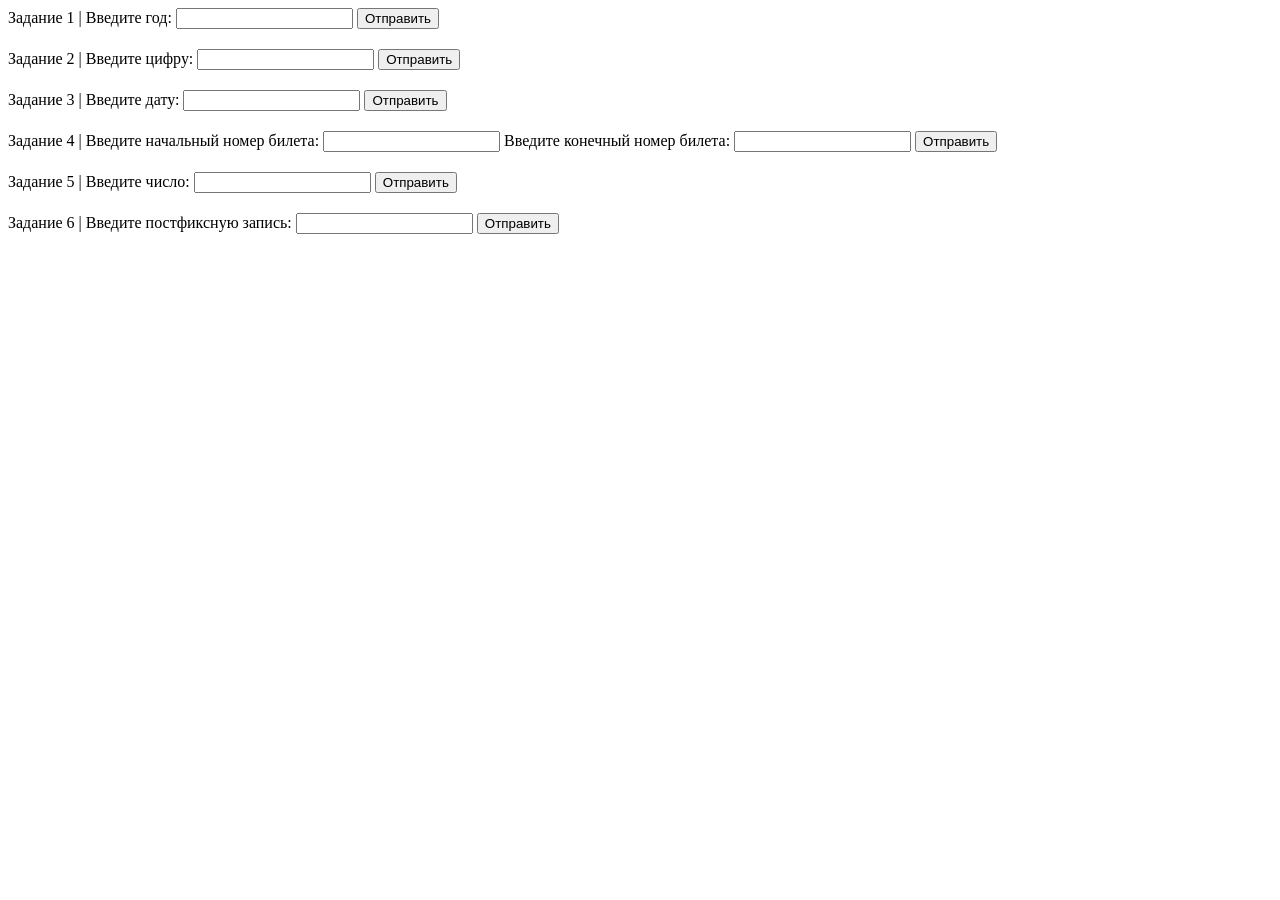
<file: lw4/index.html>
<!DOCTYPE html>
<html lang="ru">
    <head>
        <meta charset="UTF-8">
        <title>forms</title>
        <link href="index.css" rel="stylesheet">
    </head>
    <body>
        <div class="forms">
            <form name="Задание 1" action="1.php" method="post">
                <span>Задание 1 |</span>
                <label>Введите год: <input type="number" name="year"></label>
                <button type="submit">Отправить</button>
            </form>
            <form name="Задание 2" action="2.php" method="post">
                <span>Задание 2 |</span>
                <label>Введите цифру: <input type="number" name="digit"></label>
                <button type="submit">Отправить</button>
            </form>
            <form name="Задание 3" action="3.php" method="post">
                <span>Задание 3 |</span>
                <label>Введите дату: <input type="text" name="date"></label>
                <button type="submit">Отправить</button>
            </form>
            <form name="Задание 4" action="4.php" method="post">
                <span>Задание 4 |</span>
                <label>Введите начальный номер билета: <input type="text" name="startingNumber"></label>
                <label>Введите конечный номер билета: <input type="text" name="finalNumber"></label>
                <button type="submit">Отправить</button>
            </form>
            <form name="Задание 5" action="5.php" method="post">
                <span>Задание 5 |</span>
                <label>Введите число: <input type="number" name="number"></label>
                <button type="submit">Отправить</button>
            </form>
            <form name="Задание 6" action="6.php" method="post">
                <span>Задание 6 |</span>
                <label>Введите постфиксную запись: <input type="text" name="postfixNotation"></label>
                <button type="submit">Отправить</button>
            </form>
        </div>
    </body>
</html>
</file>
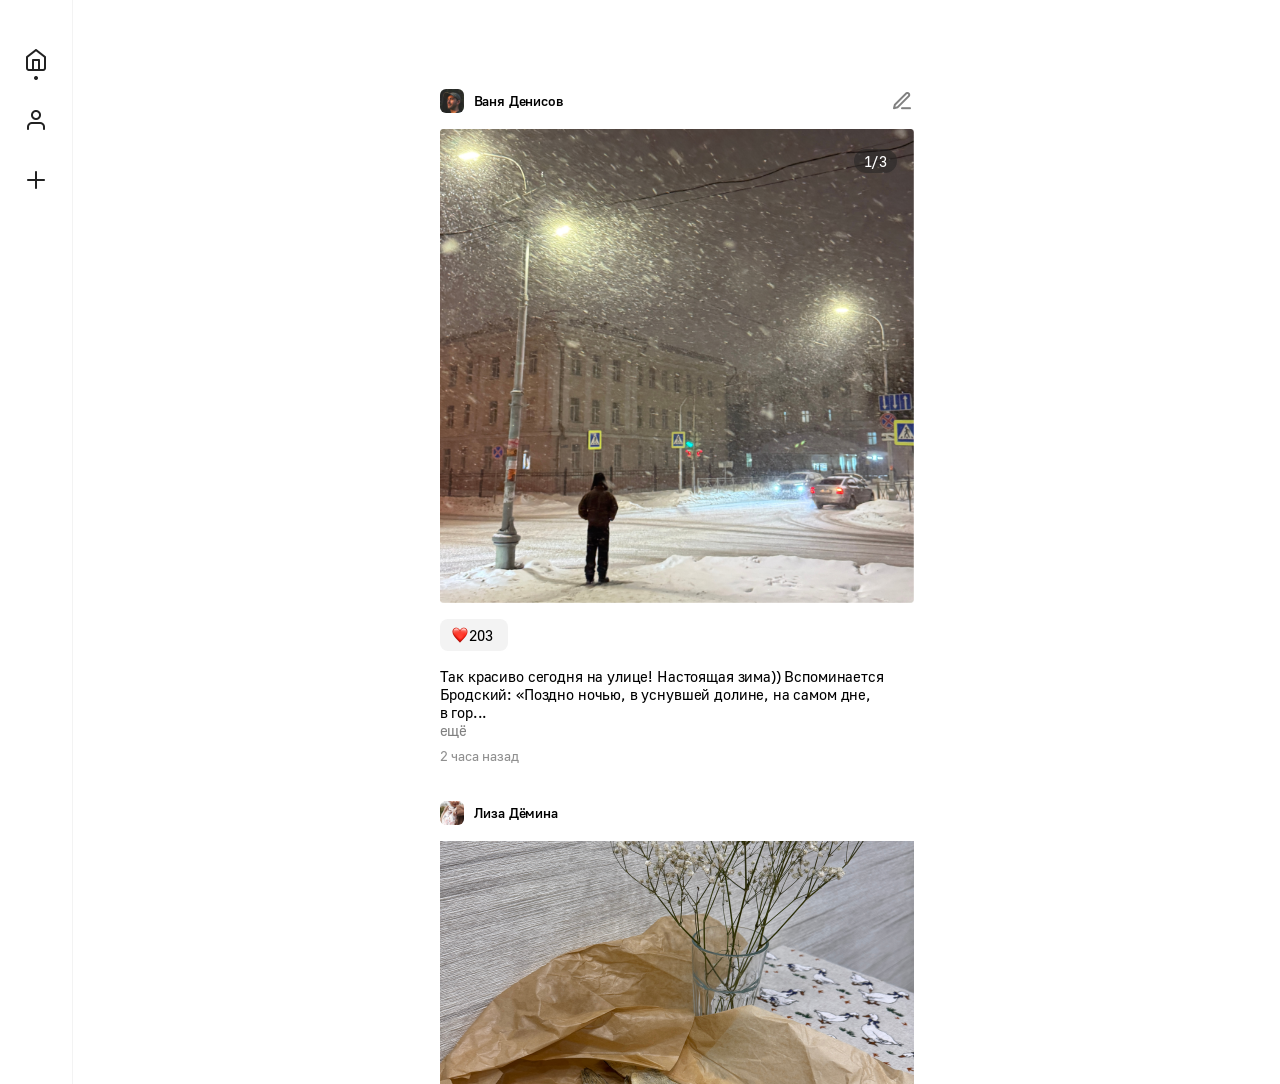
<file: lw2/home/index.html>
<!DOCTYPE html>
<html lang="ru">
    <head>
        <meta charset="UTF-8">
        <title>home</title>
        <link href="../static/css/home.css" rel="stylesheet">
    </head>
    <body>
        <div class="home">
            <div class="sidebar">
                <a class="sidebar__item" href="#">
                    <img class="sidebar__icon sidebar__item_active" 
                        src="../static/images/icon_home_active.png" alt="Домой">
                </a>
                <a class="sidebar__item" href="../profile/index.html">
                    <img class="sidebar__icon" src="../static/images/icon_profile.png" alt="Профиль">
                </a>
                <a class="sidebar__item" href="#">
                    <img class="sidebar__icon" src="../static/images/icon_add.png" alt="Добавить">
                </a>
            </div>
            <main class="content">
                <div class="post">
                    <div class="post__header">
                        <img class="post__avatar" src="../static/images/avatar_ivan.png" 
                            alt="аватар Ивана">
                        <span class="post__author">Ваня Денисов</span>
                        <img class="post__edit" src="../static/images/icon_edit.png" 
                            alt="Редактировать">
                    </div>
                    <div class="post__media">
                        <img class="post__image" src="../static/images/winter_crossroads.png" 
                            alt="Человек стоит на перекрестке в метель">
                        <span class="post__image-count">1/3</span>
                    </div>
                    <button class="post__likes">
                        <img class="post__like-icon" src="../static/images/heart.png" alt="Сердечко">
                        203
                    </button>
                    <p class="post__text">Так красиво сегодня на улице! Настоящая зима)) 
                        Вспоминается Бродский: «Поздно ночью, в уснувшей долине, на самом дне, 
                        в гор...
                    </p>
                    <span class="post__more">ещё</span>
                    <span class="post__time">2 часа назад</span>
                </div>
                <div class="post">
                    <div class="post__header">
                        <img class="post__avatar" src="../static/images/avatar_liza.png" 
                            alt="аватар Лизы">
                        <span class="post__author">Лиза Дёмина</span>
                    </div>
                    <img class="post__image" src="../static/images/vase_of_flowers.png" 
                        alt="Ваза с цветами">
                </div>
            </main>
        </div>
    </body>
</html>
</file>
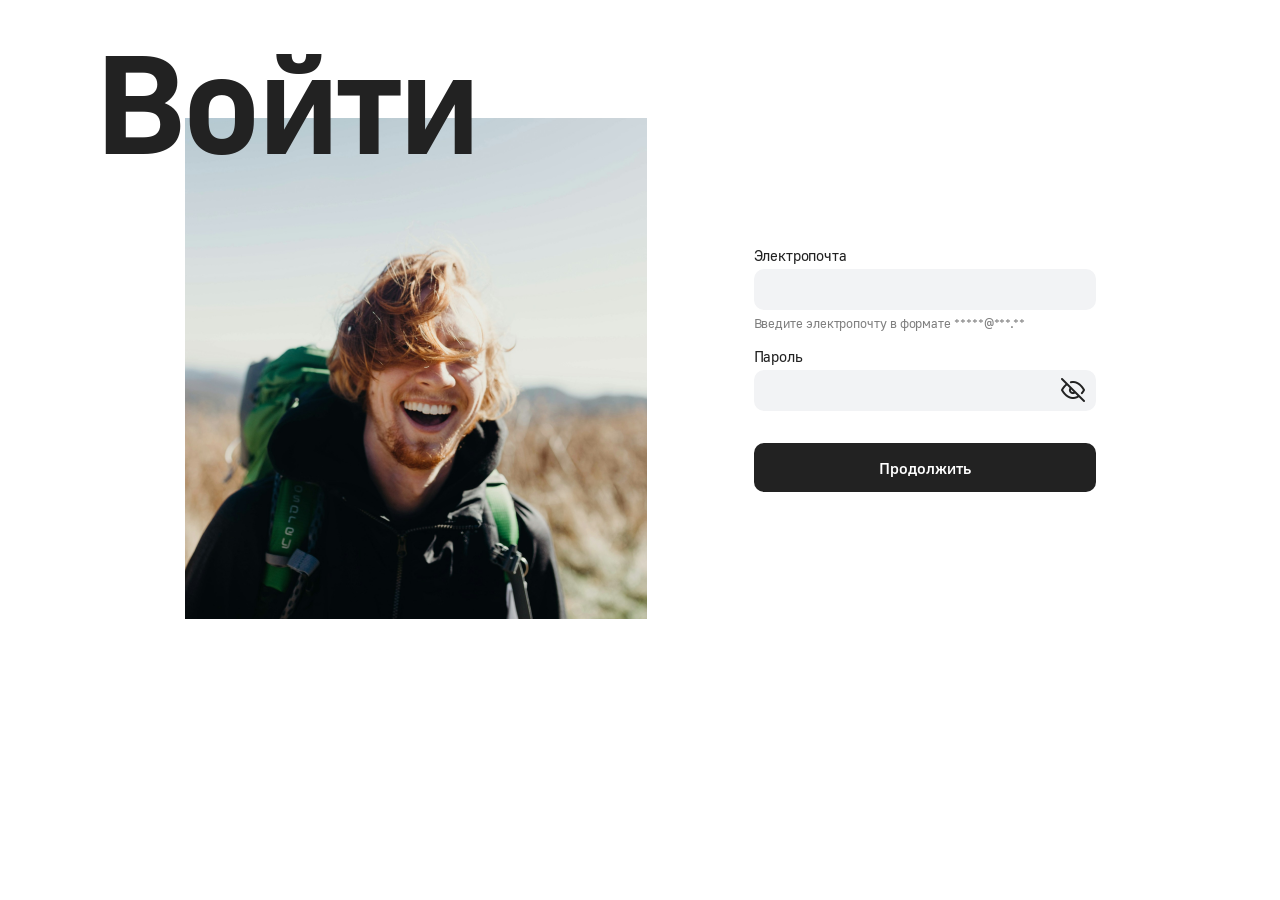
<file: lw2/login/index.html>
<!DOCTYPE html>
<html lang="ru">
    <head>
        <meta charset="UTF-8">
        <title>login</title>
        <link href="../static/css/login.css" rel="stylesheet">
    </head>
    <body>
        <main class="login">
            <div class="login__intro">
                <img class="login__image" src="../static/images/happy_man.png" alt="Мужчина улыбается">
                <h1 class="login__title">Войти</h1>
            </div>
            <form class="login__form">
                <span class="login__label">Электропочта</span>
                <input class="login__input" type="email">
                <span class="login__hint">Введите электропочту в формате *****@***.**</span>
                <span class="login__label">Пароль</span>
                <input class="login__input" type="password">
                <img class="login__password-toggle" src="../static/images/eye_off.png" alt="Пароль скрыт">
                <a class="login__button" href="#">Продолжить</a>
            </form>  
        </main>
    </body>
</html>
</file>
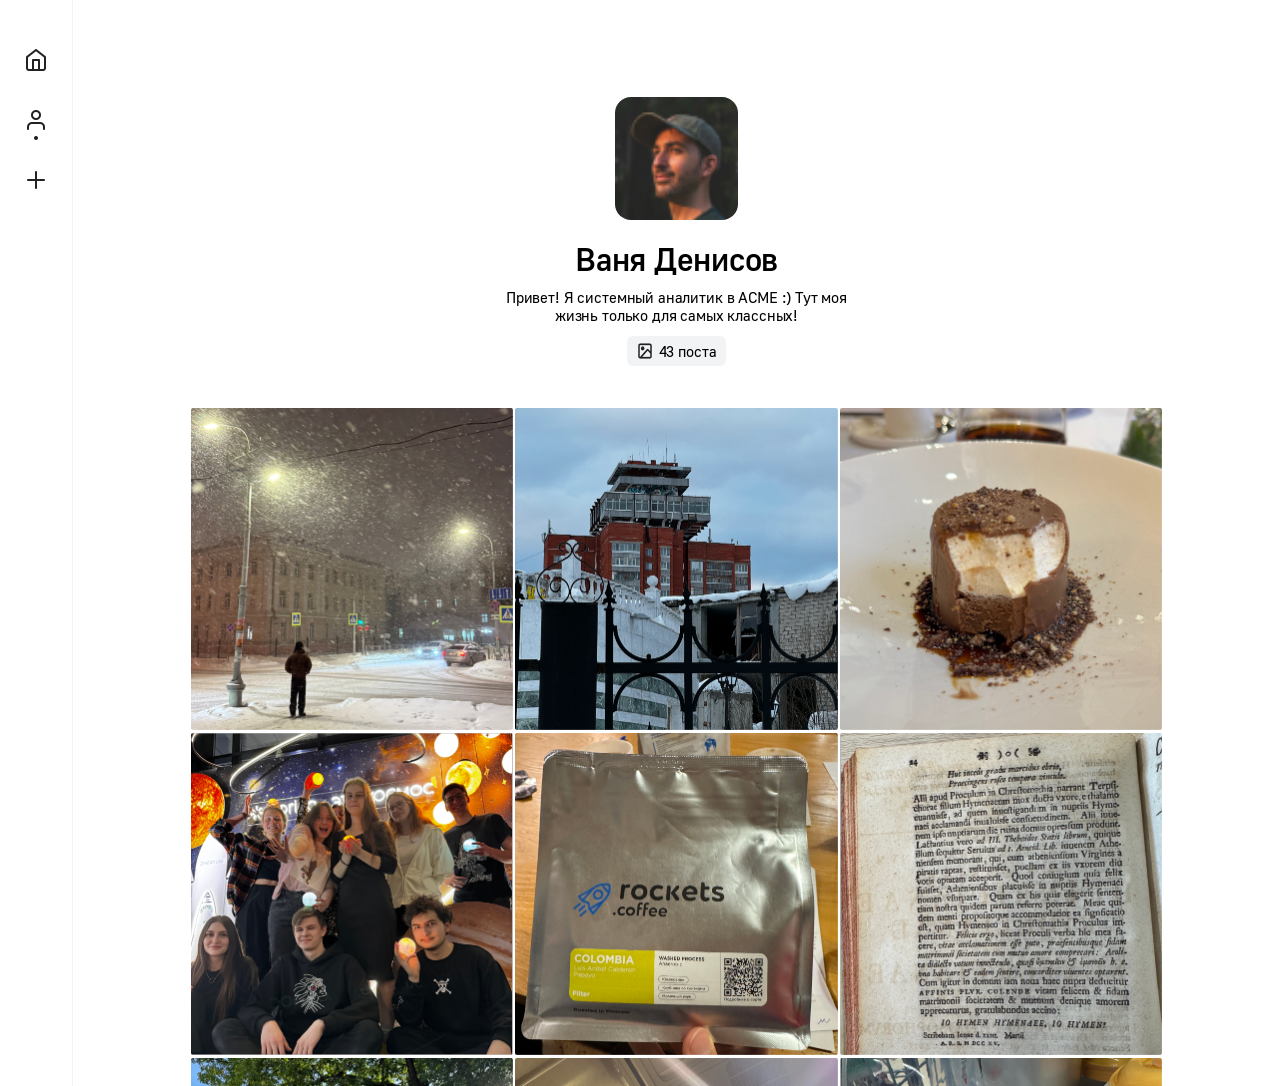
<file: lw2/profile/index.html>
<!DOCTYPE html>
<html lang="ru">
    <head>
        <meta charset="UTF-8">
        <title>profile</title>
        <link href="../static/css/profile.css" rel="stylesheet">
    </head>
    <body>
        <div class="profile">
            <div class="sidebar">
                <a class="sidebar__item" href="../home/index.html">
                    <img class="sidebar__icon" src="../static/images/icon_home.png" alt="Домой">
                </a>
                <a class="sidebar__item" href="#">
                    <img class="sidebar__icon sidebar__item_active" 
                        src="../static/images/icon_profile_active.png" alt="Профиль">
                </a>
                <a class="sidebar__item" href="#">
                    <img class="sidebar__icon" src="../static/images/icon_add.png" alt="Добавить">
                </a>
            </div>
            <main class="profile__content">
                <div class="profile__info">
                    <img class="profile__avatar" src="../static/images/avatar_ivan.png" 
                        alt="аватар Ивана">
                    <h1 class="profile__author">Ваня Денисов</h1>
                    <p class="profile__description">Привет! Я системный аналитик в ACME :) 
                        Тут моя жизнь только для самых классных!
                    </p>
                    <div class="profile__posts-count">
                        <img class="profile__posts-icon" src="../static/images/icon_gallery.png" 
                            alt="Галерея">
                        <span class="profile__posts-value">43 поста</span>
                    </div>
                </div>
                <div class="profile__posts">
                    <img class="profile__image" src="../static/images/winter_crossroads.png"  
                        alt="Человек стоит на перекрестке в метель">
                    <img class="profile__image" src="../static/images/buildings.png"  
                        alt="Забор, здания и голубое небо">
                    <img class="profile__image" src="../static/images/dessert.png"  
                        alt="Шоколадный десерт с белой начинкой">
                    <img class="profile__image" src="../static/images/group_photo.png"  
                        alt="Компания друзей на фоне планет">
                    <img class="profile__image" src="../static/images/tea_packaging.png"  
                        alt="Запечатанный пакет с чаем">
                    <img class="profile__image" src="../static/images/book_page.png"  
                        alt="Страница из книги">
                    <img class="profile__image" src="../static/images/tree_foliage.png"  
                        alt="Листва дерева">
                    <img class="profile__image" src="../static/images/train_compartment.png"  
                        alt="Купе поезда">
                    <img class="profile__image" src="../static/images/pans.png"  
                        alt="Кастрюли">
                </div>
            </main>
        </div>
    </body>
</html>
</file>
<file: lw4/index.css>
.forms{
    display: flex;
    flex-direction: column;
    gap: 20px;
}
</file>
<file: lw2/static/css/home.css>
@font-face {
    font-family: "Golos UI";
    src: url("../fonts/golos-ui_medium.woff2") format("woff2"),
         url("../fonts/golos-ui_medium.woff") format("woff");
    font-weight: 500;
}

@font-face {
    font-family: "Golos UI";
    src: url("../fonts/golos-ui_regular.woff2") format("woff2"),
         url("../fonts/golos-ui_regular.woff") format("woff");
    font-weight: 400;
}

*
{
    margin: 0;
    padding: 0;
}

.home{
    display: flex;
    flex-direction: row;
}

.sidebar{
    display: flex;
    flex-direction: column;
    border-right: 1px solid rgba(34, 34, 34, 0.05);
    gap: 16px;
    padding-top: 40px;
}

.sidebar__item{
    text-decoration: none;
}

.sidebar__icon{
    width: 40px;
    padding: 0 16px 0;
}

.content{
    display: flex;
    margin: 73px auto 0;
    flex-direction: column;
    justify-content: center;
}

.post{
    display: flex;
    flex-direction: column;
    max-width: 474px;
}

.post__header{
    display: flex;
    align-items: center;
    margin: 16px 0;
    gap: 10px;
}

.post__avatar{
    width: 24px;
    border-radius: 6px;
}

.post__author{
    font: 500 14px/18px "Golos UI", sans-serif;
    letter-spacing: -0.15px;
}

.post__edit{
    width: 24px;
    margin-left: auto;
}

.post__media{
    display: flex;
    flex-direction: column;
}

.post__image-count{
    font: 400 15px/18px "Golos UI", sans-serif;
    color: #FFFFFF;
    letter-spacing: -0.15px;
    background-color: rgba(34, 34, 34, 0.5);
    padding: 3px 10px;
    border-radius: 20px;
    width: fit-content;
    margin-left: 414px;
    /* margin-top: -454px; */
    transform: translateY(-454px);
}

.post__image{
    width: 100%;
}

.post__likes{
    display: flex;
    align-items: center;
    font: 400 15px/18px "Golos UI", sans-serif;
    border: none;
    background-color: rgba(34, 34, 34, 0.05);
    gap: 1px;
    padding: 7px 12px;
    border-radius: 8px;
    margin: -8px 0 16px;
    max-width: 68px;
}

.post__like-icon{
    width: 16px;
}

.post__text{
    font: 400 15px/18px "Golos UI", sans-serif;
    letter-spacing: -0.15px;
}

.post__more{
    font: 400 15px/18px "Golos UI", sans-serif;
    letter-spacing: -0.15px;
    color: #808080;
}

.post__time{
    padding: 8px 0 20px;
    font: 400 14px/18px "Golos UI", sans-serif;
    letter-spacing: -0.15px;
    color: rgba(34, 34, 34, 0.5);
}
</file>
<file: lw2/static/css/login.css>
@font-face {
    font-family: "Golos UI";
    src: url("../fonts/golos-ui_bold.woff2") format("woff2"),
         url("../fonts/golos-ui_bold.woff") format("woff");
    font-weight: 700;
}

@font-face {
    font-family: "Golos UI";
    src: url("../fonts/golos-ui_medium.woff2") format("woff2"),
         url("../fonts/golos-ui_medium.woff") format("woff");
    font-weight: 500;
}

@font-face {
    font-family: "Golos UI";
    src: url("../fonts/golos-ui_regular.woff2") format("woff2"),
         url("../fonts/golos-ui_regular.woff") format("woff");
    font-weight: 400;
}

*
{
    margin: 0;
    padding: 0;
}

.login{
    display: flex;
    flex-direction: row;
    gap: 107px;
    justify-content: center;
}

.login__intro{
    margin-top: 118px;
}

.login__image{
    width: 462px;
    height: 501px;
}

.login__title{
    font: 700 140px/180px "Golos UI", sans-serif;
    letter-spacing: -1.5px;
    color: #222222;
    max-width: 385px;
    margin: -612px 0 0 -90px;
}

.login__form{
    display: flex;
    flex-direction: column;
    margin-top: 246px;
}

.login__label{
    font: 400 15px/18px "Golos UI", sans-serif;
    letter-spacing: -0.15px;
    color: #222222;
    margin-bottom: 5px;
}

.login__input{
    padding: 13px 12px;
    border-radius: 10px;
    background-color: #F2F3F5;
    border: none;
}

.login__hint{
    font: 400 13px/16px "Golos UI", sans-serif;
    letter-spacing: -0.08px;
    color: #808080;
    margin-top: 5px;
    margin-bottom: 16px;
}

.login__password-toggle{
    width: 24px;
    margin: -33px 0 0 307px;
}

.login__button{
    font: 500 16px "Golos UI", sans-serif;
    color: #FFFFFF;
    text-decoration: none;
    background-color: #222222;
    padding: 14.5px 125px;
    border-radius: 10px;
    margin-top: 41px;
}
</file>
<file: lw2/static/css/profile.css>
@font-face {
    font-family: "Golos UI";
    src: url("../fonts/golos-ui_medium.woff2") format("woff2"),
         url("../fonts/golos-ui_medium.woff") format("woff");
    font-weight: 500;
}

@font-face {
    font-family: "Golos UI";
    src: url("../fonts/golos-ui_regular.woff2") format("woff2"),
         url("../fonts/golos-ui_regular.woff") format("woff");
    font-weight: 400;
}

*
{
    margin: 0;
    padding: 0;
}

.profile{
    display: flex;
    flex-direction: row;
}

.sidebar{
    display: flex;
    flex-direction: column;
    border-right: 1px solid rgba(34, 34, 34, 0.05);
    gap: 16px;
    padding-top: 40px;
}

.sidebar__item{
    text-decoration: none;
}

.sidebar__icon{
    width: 40px;
    padding: 0 16px 0;
}

.profile__content{
    display: flex;
    flex-direction: column;
    margin: 73px auto 0;
}

.profile__info{
    display: flex;
    flex-direction: column;
    align-items: center;
}

.profile__avatar{
    width: 123px;
    border-radius: 16px;
    margin: 24px 0 20px;
}

.profile__author{
    font: 500 32px "Golos UI", sans-serif;
    letter-spacing: -0.25px;
}

.profile__description{
    font: 400 15px/18px "Golos UI", sans-serif;
    letter-spacing: -0.15px;
    max-width: 361px;
    text-align: center;
    margin: 10px 0 12px;
}

.profile__posts-count{
    display: flex;
    gap: 6px;
    padding: 6px 10px;
    background-color: #F2F3F5;
    border-radius: 6px;
    margin-bottom: 42px;
}

.profile__posts-icon{
    width: 16px;
}

.profile__posts-value{
    font: 400 15px/18px "Golos UI", sans-serif;
    letter-spacing: -0.15px;
}

.profile__posts{
    display: flex;
    max-width: 972px;
    gap: 2.48px;
    flex-wrap: wrap;
}

.profile__image{
    max-width: 322.35px;
}
</file>
